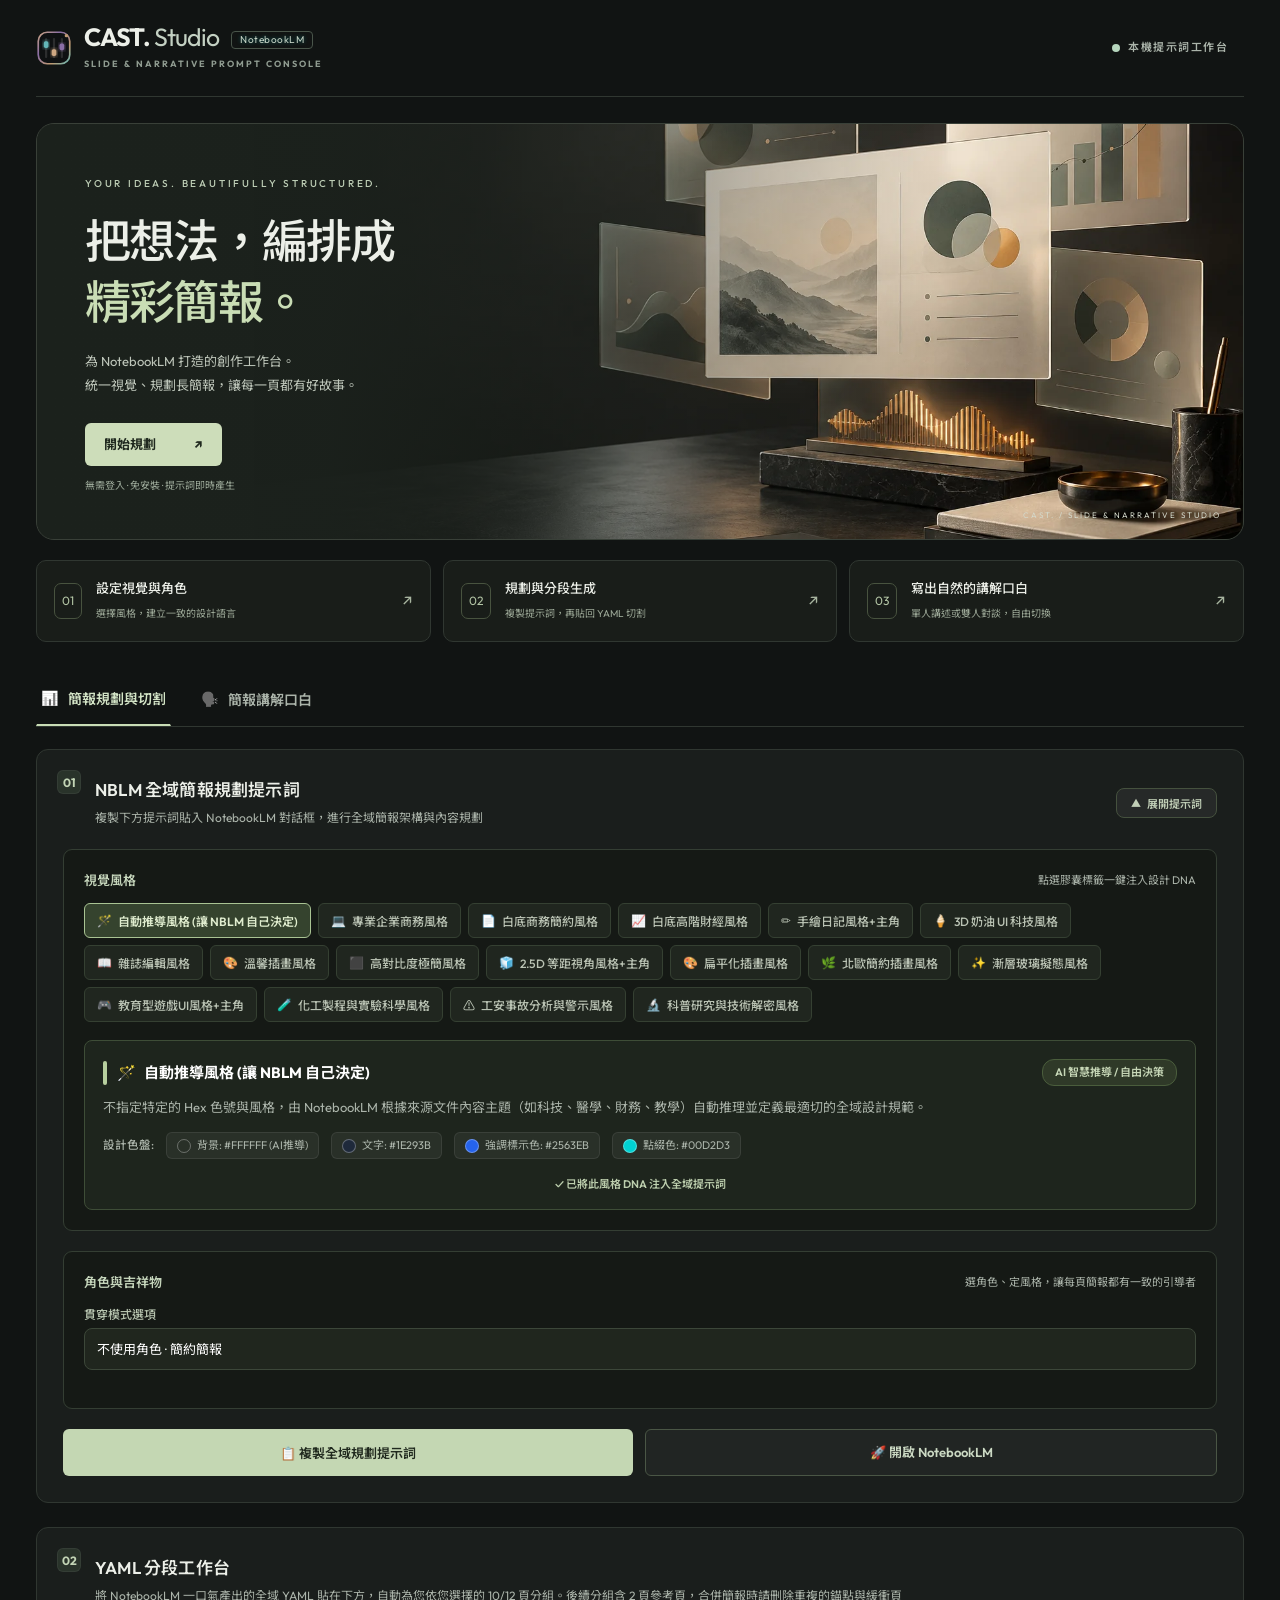
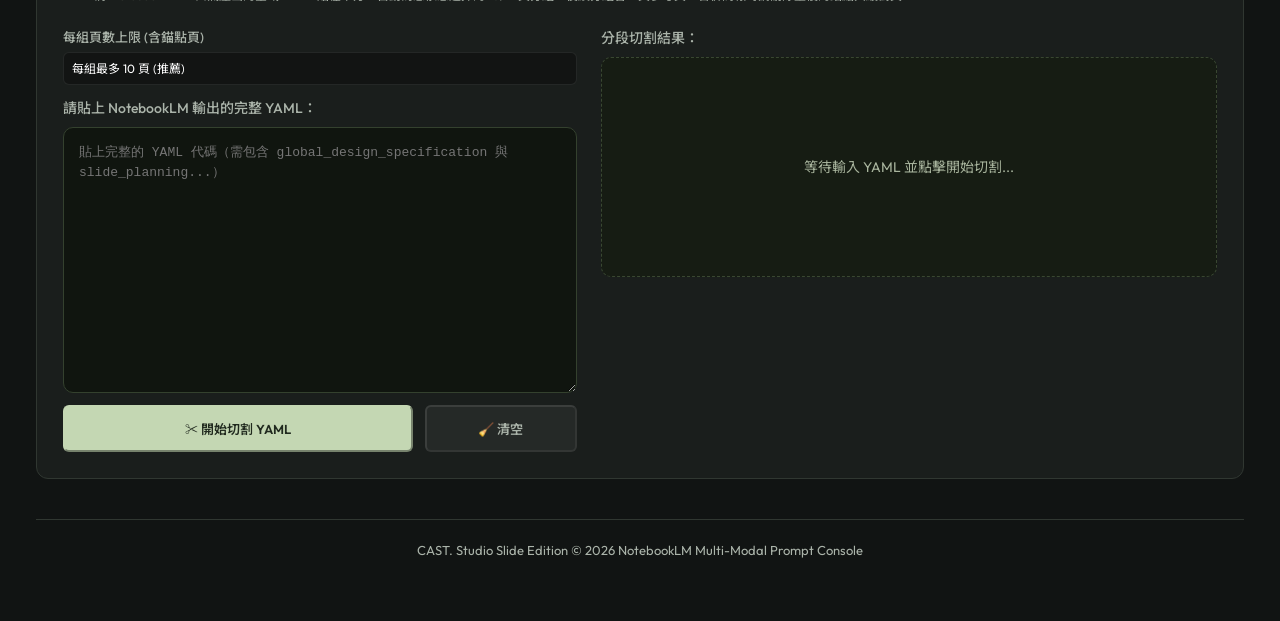
<file: index.html>
<!DOCTYPE html>
<html lang="zh-TW">
<head>
  <meta charset="UTF-8">
  <meta name="viewport" content="width=device-width, initial-scale=1.0">
  <title>CAST. Studio | NotebookLM 簡報與口白提示詞主控台</title>
  <!-- Favicon Icon -->
  <link rel="icon" type="image/x-icon" href="favicon.ico">
  <link rel="shortcut icon" type="image/x-icon" href="favicon.ico">
  <!-- Google Fonts -->
  <link rel="preconnect" href="https://fonts.googleapis.com">
  <link rel="preconnect" href="https://fonts.gstatic.com" crossorigin>
  <link href="https://fonts.googleapis.com/css2?family=Noto+Sans+TC:wght@300;400;500;700&family=Outfit:wght@300;400;600;700&display=swap" rel="stylesheet">
  <!-- Stylesheet -->
  <link rel="stylesheet" href="style.css">
  <link rel="stylesheet" href="studio.css">
</head>
<body>
  <a class="skip-link" href="#presentation-helper-workspace">跳至工作區</a>
  <div class="stars-bg"></div>
  <div class="container">
    
    <!-- HEADER -->
    <header class="header theme-ppt">
      <div class="logo-area">
        <div class="logo-icon-wrapper">
          <svg class="logo-svg" viewBox="0 0 32 32" fill="none" xmlns="http://www.w3.org/2000/svg">
            <defs>
              <linearGradient id="logo-border-grad" x1="0%" y1="0%" x2="100%" y2="100%">
                <stop offset="0%" stop-color="#ff9f43" />
                <stop offset="35%" stop-color="#a55eea" />
                <stop offset="70%" stop-color="#f0932b" />
                <stop offset="100%" stop-color="#00d2d3" />
              </linearGradient>
              <filter id="logo-glow" x="-20%" y="-20%" width="140%" height="140%">
                <feGaussianBlur stdDeviation="1.8" result="blur" />
                <feComposite in="SourceGraphic" in2="blur" operator="over" />
              </filter>
            </defs>
            <rect x="2" y="2" width="28" height="28" rx="8" stroke="url(#logo-border-grad)" stroke-width="1.5" fill="rgba(11, 15, 20, 0.6)" />
            <line x1="9" y1="8" x2="9" y2="24" stroke="rgba(255, 255, 255, 0.12)" stroke-width="2" stroke-linecap="round" />
            <line x1="16" y1="8" x2="16" y2="24" stroke="rgba(255, 255, 255, 0.12)" stroke-width="2" stroke-linecap="round" />
            <line x1="23" y1="8" x2="23" y2="24" stroke="rgba(255, 255, 255, 0.12)" stroke-width="2" stroke-linecap="round" />
            <rect x="7" y="10" width="4" height="6" rx="1.5" fill="#00d2d3" filter="url(#logo-glow)" />
            <rect x="14" y="17" width="4" height="6" rx="1.5" fill="#ff9f43" filter="url(#logo-glow)" />
            <rect x="21" y="12" width="4" height="6" rx="1.5" fill="#a55eea" filter="url(#logo-glow)" />
            <circle cx="27" cy="5" r="1.5" fill="#f0932b" />
          </svg>
        </div>
        <div class="logo-text">
          <h1>CAST. <span>Studio</span><span class="logo-badge">NotebookLM</span></h1>
          <p>SLIDE & NARRATIVE PROMPT CONSOLE</p>
        </div>
      </div>
      <div class="status-badge">
        <span class="status-dot"></span>
        <span>本機提示詞工作台</span>
      </div>
    </header>

    <section class="studio-hero" aria-labelledby="hero-title">
      <img class="hero-art" src="images/studio-hero.webp" alt="玻璃簡報卡片與金色聲波雕塑組成的深色創作工作台" width="1536" height="1024" fetchpriority="high">
      <div class="hero-copy">
        <span class="eyebrow">YOUR IDEAS. BEAUTIFULLY STRUCTURED.</span>
        <h2 id="hero-title">把想法，編排成<br><em>精彩簡報。</em></h2>
        <p>為 NotebookLM 打造的創作工作台。<br>統一視覺、規劃長簡報，讓每一頁都有好故事。</p>
        <a class="hero-cta" href="#presentation-helper-workspace" data-jump="presentation">開始規劃 <span aria-hidden="true">↗</span></a>
        <span class="hero-note">無需登入 · 免安裝 · 提示詞即時產生</span>
      </div>
      <span class="hero-caption">CAST. / SLIDE & NARRATIVE STUDIO</span>
    </section>
    <div class="workflow-strip" aria-label="製作流程">
      <a href="#presentation-helper-workspace" data-jump="presentation"><span>01</span><div><strong>設定視覺與角色</strong><small>選擇風格，建立一致的設計語言</small></div><b aria-hidden="true">↗</b></a>
      <a href="#yaml-splitter" data-jump="presentation"><span>02</span><div><strong>規劃與分段生成</strong><small>複製提示詞，再貼回 YAML 切割</small></div><b aria-hidden="true">↗</b></a>
      <a href="#slide-narrative-workspace" data-jump="narrative"><span>03</span><div><strong>寫出自然的講解口白</strong><small>單人講述或雙人對談，自由切換</small></div><b aria-hidden="true">↗</b></a>
    </div>
    <!-- TAB NAVIGATION -->
    <nav class="tab-navigation" aria-label="創作工具">
      <div class="tab-group-border" role="tablist" aria-label="工作區">
        <button id="tab-presentation" role="tab" aria-selected="true" aria-controls="presentation-helper-workspace" class="tab-btn active" data-tab="presentation-helper">
          <span class="tab-icon">📊</span>
          <span class="tab-text">簡報規劃與切割</span>
        </button>
        <button id="tab-narrative" role="tab" aria-selected="false" aria-controls="slide-narrative-workspace" tabindex="-1" class="tab-btn" data-tab="slide-narrative">
          <span class="tab-icon">🗣️</span>
          <span class="tab-text">簡報講解口白</span>
        </button>
      </div>
    </nav>

    <!-- WORKSPACE TABS CONTENT -->
    
    <!-- TAB 1: PRESENTATION HELPER WORKSPACE -->
    <div id="presentation-helper-workspace" role="tabpanel" aria-labelledby="tab-presentation" tabindex="-1" class="workspace-tab-content active">
      <div class="card card-ppt-prompt" style="margin-bottom: 24px;">
          <div class="card-num">01</div>
          <div class="card-header-flex">
            <div class="card-header-text">
              <h3>NBLM 全域簡報規劃提示詞</h3>
              <p>複製下方提示詞貼入 NotebookLM 對話框，進行全域簡報架構與內容規劃</p>
            </div>
            <button id="toggle-ppt-prompt-btn" class="toggle-collapse-btn collapsed" aria-expanded="false" aria-controls="ppt-preview">
              <span class="toggle-icon">▲</span>
              <span class="toggle-text">展開提示詞</span>
            </button>
          </div>

          <!-- Design Style Selector Component -->
          <div class="settings-section" style="margin-bottom: 20px; background: rgba(0, 0, 0, 0.25); border: 1px solid rgba(247, 37, 133, 0.3); border-radius: 12px; padding: 16px;">
            <div style="font-size: 13px; font-weight: 600; color: #f72585; margin-bottom: 12px; display: flex; align-items: center; justify-content: space-between;">
              <span style="display: flex; align-items: center; gap: 6px;">視覺風格</span>
              <span style="font-size: 11px; color: var(--text-muted); font-weight: normal;">點選膠囊標籤一鍵注入設計 DNA</span>
            </div>

            <!-- Style Chips Selector Bar -->
            <div id="design-style-chips" class="style-chips-container">
              <!-- Dynamically populated by JS -->
            </div>

            <!-- Active Design Style Details Card -->
            <div id="design-style-active-card" class="design-style-card">
              <!-- Dynamically populated by JS -->
            </div>
          </div>

          <!-- Combined Mascot Continuity Injector Section -->
          <div class="settings-section mascot-section" style="margin-bottom: 20px; background: rgba(0, 0, 0, 0.25); border: 1px solid rgba(165, 94, 234, 0.3); border-radius: 12px; padding: 16px;">
            <div style="font-size: 13px; font-weight: 600; color: #a55eea; margin-bottom: 12px; display: flex; align-items: center; justify-content: space-between;">
              <span style="display: flex; align-items: center; gap: 6px;">角色與吉祥物</span>
              <span style="font-size: 11px; color: var(--text-muted); font-weight: normal;">選角色、定風格，讓每頁簡報都有一致的引導者</span>
            </div>

            <div class="mascot-controls">
              <!-- Mascot Mode Selector -->
              <div class="form-col">
                <label for="tab1-mascot-mode" style="font-size: 12px; color: #e0b0ff;">貫穿模式選項</label>
                <select id="tab1-mascot-mode" style="background: rgba(0,0,0,0.5); border: 1px solid rgba(165, 94, 234, 0.4); color: white; padding: 8px 12px; border-radius: 8px; width: 100%; font-size: 13px;">
                  <option value="none" selected>不使用角色 · 簡約簡報</option>
                  <option value="single">單主角 · 故事引導</option>
                  <option value="dual">雙主角 · 主持與協作</option>
                </select>
              </div>

              <!-- Single Mascot Role Selector -->
              <div class="form-col" id="tab1-single-mascot-col" style="display: none;">
                <label for="tab1-mascot-role" style="font-size: 12px; color: #e0b0ff;">選取主角角色</label>
                <select id="tab1-mascot-role" style="background: rgba(0,0,0,0.5); border: 1px solid rgba(165, 94, 234, 0.4); color: white; padding: 8px 12px; border-radius: 8px; width: 100%; font-size: 13px;">
                  <option value="男性 Q版工程師" selected>👨‍💻 男性 Q版工程師</option>
                  <option value="女性 Q版工程師">👩‍💻 女性 Q版工程師</option>
                  <option value="男性 Q版商業顧問/PM">💼 男性 Q版商業顧問/PM</option>
                  <option value="女性 Q版商業顧問/PM">👩‍💼 女性 Q版商業顧問/PM</option>
                  <option value="男性 Q版科普講師">🎓 男性 Q版科普講師</option>
                  <option value="女性 Q版科普講師">🎓‍♀️ 女性 Q版科普講師</option>
                  <option value="可愛 AI 浮空機器人">🤖 可愛 AI 浮空機器人</option>
                </select>
              </div>

              <!-- Dual Mascot Role Selectors -->
              <div class="form-col" id="tab1-dual-mascot-col-a" style="display: none;">
                <label for="tab1-mascot-role-a" style="font-size: 12px; color: #00d2d3;">主角 A (引導/主持人)</label>
                <select id="tab1-mascot-role-a" style="background: rgba(0,0,0,0.5); border: 1px solid rgba(0, 210, 211, 0.4); color: white; padding: 8px 12px; border-radius: 8px; width: 100%; font-size: 13px;">
                  <option value="男性 Q版工程師" selected>👨‍💻 男性 Q版工程師</option>
                  <option value="女性 Q版工程師">👩‍💻 女性 Q版工程師</option>
                  <option value="男性 Q版商業顧問/PM">💼 男性 Q版商業顧問/PM</option>
                  <option value="女性 Q版商業顧問/PM">👩‍💼 女性 Q版商業顧問/PM</option>
                  <option value="男性 Q版科普講師">🎓 男性 Q版科普講師</option>
                  <option value="女性 Q版科普講師">🎓‍♀️ 女性 Q版科普講師</option>
                  <option value="可愛 AI 浮空機器人">🤖 可愛 AI 浮空機器人</option>
                </select>
              </div>

              <div class="form-col" id="tab1-dual-mascot-col-b" style="display: none;">
                <label for="tab1-mascot-role-b" style="font-size: 12px; color: #ffbe76;">主角 B (解答/協同者)</label>
                <select id="tab1-mascot-role-b" style="background: rgba(0,0,0,0.5); border: 1px solid rgba(255, 190, 118, 0.4); color: white; padding: 8px 12px; border-radius: 8px; width: 100%; font-size: 13px;">
                  <option value="女性 Q版商業顧問/PM" selected>👩‍💼 女性 Q版商業顧問/PM</option>
                  <option value="男性 Q版工程師">👨‍💻 男性 Q版工程師</option>
                  <option value="女性 Q版工程師">👩‍💻 女性 Q版工程師</option>
                  <option value="男性 Q版商業顧問/PM">💼 男性 Q版商業顧問/PM</option>
                  <option value="男性 Q版科普講師">🎓 男性 Q版科普講師</option>
                  <option value="女性 Q版科普講師">🎓‍♀️ 女性 Q版科普講師</option>
                  <option value="可愛 AI 浮空機器人">🤖 可愛 AI 浮空機器人</option>
                </select>
              </div>

              <!-- Mascot Drawing Style -->
              <div class="form-col" id="tab1-mascot-style-col">
                <label for="tab1-mascot-style" style="font-size: 12px; color: #e0b0ff;">生圖繪製風格</label>
                <select id="tab1-mascot-style" style="background: rgba(0,0,0,0.5); border: 1px solid rgba(165, 94, 234, 0.4); color: white; padding: 8px 12px; border-radius: 8px; width: 100%; font-size: 13px;">
                  <option value="2.5D 3D Isometric 立體卡片去背風" selected>🧊 2.5D 3D Isometric 立體卡片去背風</option>
                  <option value="3D Q版柔光微縮模型風">🧸 3D Q版柔光微縮模型風</option>
                  <option value="扁平簡約質感幾何風">📐 扁平簡約質感幾何風</option>
                  <option value="溫馨手繪水彩風格">🎨 溫馨手繪水彩風格</option>
                </select>
              </div>
            </div>

            <div id="mascot-library" hidden>
              <div class="mascot-library-heading">
                <div><strong>角色庫</strong><span>13 位引導夥伴，點選即可套用</span></div>
                <div id="mascot-targets" class="mascot-targets" role="group" aria-label="選擇要設定的角色" hidden>
                  <button type="button" data-target="a" aria-pressed="true">設定主角 A</button>
                  <button type="button" data-target="b" aria-pressed="false">設定主角 B</button>
                </div>
              </div>
              <div id="mascot-role-cards" class="mascot-role-cards" role="group" aria-label="角色庫"></div>
            </div>
            <div id="tab1-mascot-preview-box" class="mascot-preview" style="display: none;">
              <div id="mascot-cast" class="mascot-cast" aria-label="已選角色"></div>
              <div class="mascot-preview-copy" aria-live="polite" aria-atomic="true">
                <span class="mascot-applied">✓ 已套用至全域提示詞</span>
                <h4 id="tab1-mascot-title"></h4>
                <p id="tab1-mascot-desc"></p>
                <p id="mascot-selection-note" class="mascot-selection-note"></p>
              </div>
              <div class="mascot-style-sample">
                <img id="tab1-mascot-img" src="images/male_engineer_watercolor.png" alt="繪圖風格參考，非所選角色成品">
                <span>繪圖風格參考<br><small id="mascot-style-label"></small></span>
              </div>
              <button type="button" id="tab1-copy-mascot-prompt-btn" class="action-btn copy-btn">
                <span class="btn-text">📋 複製角色生圖提示詞</span>
              </button>
            </div>
          </div>

          <div id="ppt-preview" class="prompt-preview-box collapsed" style="display: none;">
            <pre id="ppt-template-text" class="prompt-text">載入全域簡報規劃提示詞中...</pre>
          </div>
          
          <div class="ppt-actions">
            <button id="copy-ppt-btn" class="action-btn copy-btn">
              <span class="btn-text">📋 複製全域規劃提示詞</span>
            </button>
            <a href="https://notebooklm.google.com/" target="_blank" rel="noopener noreferrer" class="action-btn link-btn">
              <span>🚀 開啟 NotebookLM</span>
            </a>
          </div>
        </div>

      <!-- Card 2: YAML Splitter -->
      <div id="yaml-splitter" class="card card-yaml-splitter">
        <div class="card-num" style="background: linear-gradient(135deg, #a55eea, #c8d6e5); box-shadow: 0 0 10px rgba(165, 94, 234, 0.4);">02</div>
        <div class="card-header-text">
          <h3>YAML 分段工作台</h3>
          <p>將 NotebookLM 一口氣產出的全域 YAML 貼在下方，自動為您依您選擇的 10/12 頁分組。後續分組含 2 頁參考頁，合併簡報時請刪除重複的錨點與緩衝頁</p>
        </div>
        
        <div class="splitter-workspace">
          <div class="splitter-input-area">
            <div class="form-row" style="margin-bottom: 12px; display: flex; gap: 14px; align-items: center;">
              <div class="form-col" style="flex: 1;">
                <label for="ppt-split-limit" style="margin-bottom: 4px; font-size: 13px; color: var(--text-muted);">每組頁數上限 (含錨點頁)</label>
                <select id="ppt-split-limit" style="width: 100%; padding: 8px; border-radius: 6px; background: rgba(0,0,0,0.3); border: 1px solid rgba(255,255,255,0.08); color: white;">
                  <option value="10" selected>每組最多 10 頁 (推薦)</option>
                  <option value="12">每組最多 12 頁</option>
                </select>
              </div>
            </div>
            <label for="ppt-yaml-input">請貼上 NotebookLM 輸出的完整 YAML：</label>
            <textarea id="ppt-yaml-input" placeholder="貼上完整的 YAML 代碼（需包含 global_design_specification 與 slide_planning...）" rows="12"></textarea>
            <div class="splitter-actions" style="display: flex; gap: 12px; margin-top: 12px;">
              <button id="ppt-split-btn" class="action-btn" style="flex: 3;">
                <span>✂️ 開始切割 YAML</span>
              </button>
              <button id="ppt-clear-btn" class="action-btn" style="flex: 1; background: rgba(255, 255, 255, 0.05); border-color: rgba(255, 255, 255, 0.1); color: var(--text-muted);">
                <span>🧹 清空</span>
              </button>
            </div>
          </div>
          
          <div class="splitter-output-area">
            <label>分段切割結果：</label>
            <div id="yaml-split-results" role="status" aria-live="polite" class="split-results-placeholder">
              等待輸入 YAML 並點擊開始切割...
            </div>
          </div>
        </div>
      </div>
    </div>

    <!-- TAB 2: SLIDE NARRATIVE WORKSPACE -->
    <div id="slide-narrative-workspace" role="tabpanel" aria-labelledby="tab-narrative" tabindex="-1" hidden class="workspace-tab-content">
      <div class="main-grid">
        
        <!-- LEFT PANEL: PARAMETERS -->
        <section class="panel-left">
          
          <!-- 01 Slide Topic -->
          <div class="card card-topic">
            <div class="card-num" style="background: linear-gradient(135deg, #f0932b, #ffbe76); box-shadow: 0 0 10px rgba(240, 147, 43, 0.4);">01</div>
            <div class="card-header-text">
              <h3>簡報主題與名稱</h3>
              <p>設定簡報的主題或點擊下方快速標籤</p>
            </div>
            
            <div class="input-group">
              <input type="text" id="narrative-topic-input" placeholder="例如：離心式轉動設備機械振動分析、公司年度營運報告..." autocomplete="off">
            </div>
            
            <div class="tags-container">
              <span class="tag-pill narrative-tag-pill" data-tag="科普教學">🎓 科普教學</span>
              <span class="tag-pill narrative-tag-pill" data-tag="工業技術">⚙️ 工業技術</span>
              <span class="tag-pill narrative-tag-pill" data-tag="商業簡報">📊 商業簡報</span>
              <span class="tag-pill narrative-tag-pill" data-tag="理財分享">📈 理財分享</span>
              <span class="tag-pill narrative-tag-pill" data-tag="產品介紹">📦 產品介紹</span>
              <span class="tag-pill narrative-tag-pill" data-tag="法規宣導">⚖️ 法規宣導</span>
              <span class="tag-pill narrative-tag-pill" data-tag="人生智慧">🧘 人生智慧</span>
            </div>
          </div>

          <!-- 02 Presenter Role -->
          <div class="card card-narrative-role">
            <div class="card-num" style="background: linear-gradient(135deg, #f0932b, #ffbe76); box-shadow: 0 0 10px rgba(240, 147, 43, 0.4);">02</div>
            <div class="card-header-text">
              <h3>發言模式與角色專業人設</h3>
              <p>選擇單人獨白或雙人對談模式，並設定講解者的角色背景</p>
            </div>

            <!-- Speech Mode Selector Toggle -->
            <div class="speech-mode-selector">
              <button type="button" class="speech-mode-btn active" id="mode-single-btn" data-mode="single">
                <span>👤 單人獨白模式</span>
              </button>
              <button type="button" class="speech-mode-btn" id="mode-dialogue-btn" data-mode="dialogue">
                <span>🎙️ 雙人對談模式 (A: Host & B: Guest)</span>
              </button>
            </div>
            
            <!-- Single Mode Controls -->
            <div id="single-role-container">
              <div class="form-row">
                <div class="form-col">
                  <label>角色職位 / 稱謂 (Role)</label>
                  <select id="narrative-role-select">
                    <option value="技術專家 (工程師/科學家)" selected>技術專家 (工程師/科學家)</option>
                    <option value="通識科普講師">通識科普講師</option>
                    <option value="資深產品經理 (PM)">資深產品經理 (PM)</option>
                    <option value="理財與投資顧問">理財與投資顧問</option>
                    <option value="說故事大師 / 歷史說書人">說故事大師 / 歷史說書人</option>
                    <option value="法規監察與合規官">法規監察與合規官</option>
                    <option value="心靈導師 / 人生教練">心靈導師 / 人生教練</option>
                    <option value="自訂人設">自訂人設 (於下方手動輸入)</option>
                  </select>
                </div>
              </div>
              <div class="form-row">
                <div class="form-col">
                  <label>自訂角色名稱 (若選自訂人設)</label>
                  <input type="text" id="narrative-role-custom" placeholder="例如：資深法務顧問、行銷總監" value="">
                </div>
              </div>
              <div class="form-row">
                <div class="form-col">
                  <label>專業背景經歷 (Experience)</label>
                  <input type="text" id="narrative-background-input" placeholder="例如：擁有數十年現場操作經驗、擅長以幽默方式轉譯專業知識" value="擁有豐富的現場實操與理論分析經驗">
                </div>
              </div>
            </div>

            <!-- Dual Dialogue Mode Controls (Hidden by default) -->
            <div id="dialogue-role-container" class="dual-roles-container" style="display: none;">
              <!-- Role A: Host -->
              <div class="role-box-card role-a">
                <div class="role-box-header">
                  <span>🔷 角色 A (主講人 / Host)</span>
                  <span class="badge-tag">A: 發言標籤</span>
                </div>
                <div class="form-row">
                  <div class="form-col">
                    <label>角色稱謂 / 職位 (Host Role)</label>
                    <input type="text" id="dialogue-role-a-title" placeholder="例如：節目主持人 / 資深廣播主持" value="節目主持人 (Host A)">
                  </div>
                </div>
                <div class="form-row">
                  <div class="form-col">
                    <label>主持特色與任務 (Host Task)</label>
                    <input type="text" id="dialogue-role-a-bg" placeholder="例如：負責開場、引導議題討論、代表聽眾提問與轉場" value="負責開場、引導議題討論、提問與聽眾視角穿針引線">
                  </div>
                </div>
              </div>

              <!-- Role B: Guest -->
              <div class="role-box-card role-b">
                <div class="role-box-header">
                  <span>💜 角色 B (對談者 / Guest)</span>
                  <span class="badge-tag">B: 發言標籤</span>
                </div>
                <div class="form-row">
                  <div class="form-col">
                    <label>角色稱謂 / 職位 (Guest Role)</label>
                    <input type="text" id="dialogue-role-b-title" placeholder="例如：資深理財專家 / 技術總監" value="特邀領域專家 (Guest B)">
                  </div>
                </div>
                <div class="form-row">
                  <div class="form-col">
                    <label>專業背景與優勢 (Guest Background)</label>
                    <input type="text" id="dialogue-role-b-bg" placeholder="例如：擁有 20 年實務經歷，能以白話深入剖析專業議題" value="擁有 15 年產業與技術實務權威經驗，負責權威精闢解答">
                  </div>
                </div>
              </div>
            </div>

          </div>

          <!-- 03 Tone & Length -->
          <div class="card card-narrative-tone">
            <div class="card-num" style="background: linear-gradient(135deg, #f0932b, #ffbe76); box-shadow: 0 0 10px rgba(240, 147, 43, 0.4);">03</div>
            <div class="card-header-text">
              <h3>口語調性與字數限制</h3>
              <p>調整講解時的說話口吻與每一頁投影片的口白字數</p>
            </div>
            
            <div class="form-row">
              <div class="form-col">
                <label>講解口白調性 (Tone)</label>
                <select id="narrative-tone-select">
                  <option value="專業嚴謹、邏輯清晰、用語精確" selected>專業嚴謹 - 邏輯清晰、用語精確</option>
                  <option value="生動風趣、通俗易懂、善用日常比喻">生動風趣 - 通俗易懂、善用日常比喻</option>
                  <option value="故事引導、引人入勝、情感豐富">故事引導 - 引人入勝、情感豐富</option>
                  <option value="白話易懂、循序漸進、適合初學者">白話易懂 - 循序漸進、適合初學者</option>
                  <option value="具說服力、直擊痛點、極具商業氣場">具說服力 - 直擊痛點、極具商業氣場</option>
                  <option value="穩重客觀、條理分明、強調合規與預防">穩重防範 - 穩重客觀、條理分明、強調合規與預防</option>
                  <option value="溫和謙遜、睿智溫暖、啟發心靈與感悟">溫暖啟發 - 溫和謙遜、睿智溫暖、啟發心靈與感悟</option>
                </select>
              </div>
              <div class="form-col">
                <label>單頁口白字數限制 (Length)</label>
                <select id="narrative-length-select">
                  <option value="150字以內 (極簡精煉，約30秒解說)">150字以內 (極簡精煉)</option>
                  <option value="50-300字 (結構適中，約0.5-2分鐘解說)" selected>50-300字 (結構適中)</option>
                  <option value="300-500字 (詳細解說，包含背景推導)">300-500字 (詳細解說)</option>
                </select>
              </div>
            </div>
          </div>

          <!-- 04 Structure & Directives -->
          <div class="card card-narrative-guidelines">
            <div class="card-num" style="background: linear-gradient(135deg, #f0932b, #ffbe76); box-shadow: 0 0 10px rgba(240, 147, 43, 0.4);">04</div>
            <div class="card-header-text">
              <h3>輸出結構與客製微調</h3>
              <p>設定腳本的排版結構與特定微調要求</p>
            </div>
            
            <div class="form-row">
              <div class="form-col">
                <label>口白輸出結構 (Structure)</label>
                <select id="narrative-structure-select">
                  <option value="逐頁解說 + 轉場引導 (包含上一頁到下一頁的口語轉接句)" selected>逐頁解說 + 轉場引導</option>
                  <option value="雙人對話逐頁解說 (A: 主持人 + B: 來賓對談，符合自動匯入規範)">雙人對話逐頁解說 (A: 主持人 + B: 來賓對談)</option>
                  <option value="逐頁解說 + 重點整理 (標示每頁主題與 3 個重點項目)">逐頁解說 + 重點整理</option>
                  <option value="純口白逐字稿 (無多餘標題標記，適合錄音直接朗讀)">純口白逐字稿</option>
                </select>
              </div>
            </div>
            <div class="form-row">
              <div class="form-col">
                <label>客製微調指令 / 特定要求 (Directives)</label>
                <textarea id="narrative-directives-input" rows="3" placeholder="例如：針對公式推導頁加強步驟解說；或要求語氣更加幽默親切、口白自然切入勿提到頁碼。"></textarea>
              </div>
            </div>
          </div>

          <!-- Dialogue Guidelines Quick Reference -->
          <div class="guideline-ref-box">
            <h4>📖 雙人對話腳本自動匯入與格式規範速查</h4>
            <p>本系統產出的雙人對講提示詞完全符合「影片製作工坊」100% 自動匯入與配音規範：</p>
            <div class="guideline-tag-list">
              <span class="guideline-tag-item">角色 A 標籤：A: 或 A： (最推薦)</span>
              <span class="guideline-tag-item">角色 B 標籤：B: 或 B： (最推薦)</span>
              <span class="guideline-tag-item">書寫格式：換行分段 (推薦) / 單行連續</span>
              <span class="guideline-tag-item">TTS 防崩潰：無括號/無引號/避開諧音字</span>
            </div>
          </div>

        </section>

        <!-- RIGHT PANEL: PRESETS & MONITOR -->
        <section class="panel-right">
          
          <!-- Presets -->
          <div class="card card-presets">
            <div class="presets-header">
              <span class="preset-icon" style="color: #f0932b; filter: drop-shadow(0 0 5px rgba(240, 147, 43, 0.3));">🗣️</span>
              <h3>口白規劃預設模板 · NARRATIVE PRESETS</h3>
            </div>
            
            <div class="preset-section">
              <span class="preset-section-title">SLIDE NARRATIVE PRESETS</span>
              <div class="presets-grid presets-grid-single">
                <button class="preset-btn" id="narrative-preset-technical" style="border-left: 3px solid #f0932b;">
                  <span class="btn-icon" style="color: #f0932b;">⚙️</span>
                  <div class="btn-info">
                    <span class="btn-title">工業技術培訓簡報口白 (專業嚴謹)</span>
                    <span class="btn-subtitle">技術專家 + 專業嚴謹 ➔ 聚焦操作要領與轉場引導</span>
                  </div>
                </button>
                <button class="preset-btn" id="narrative-preset-science" style="border-left: 3px solid #f0932b;">
                  <span class="btn-icon" style="color: #f0932b;">🎓</span>
                  <div class="btn-info">
                    <span class="btn-title">科普教育教學簡報口白 (生動風趣)</span>
                    <span class="btn-subtitle">通識講師 + 生動風趣 ➔ 用日常比喻吸引學員</span>
                  </div>
                </button>
                <button class="preset-btn" id="narrative-preset-business" style="border-left: 3px solid #f0932b;">
                  <span class="btn-icon" style="color: #f0932b;">📊</span>
                  <div class="btn-info">
                    <span class="btn-title">產品推廣商業簡報口白 (犀利說服)</span>
                    <span class="btn-subtitle">產品經理 + 犀利說服 ➔ 聚焦市場痛點與價值傳遞</span>
                  </div>
                </button>
                <button class="preset-btn" id="narrative-preset-law" style="border-left: 3px solid #f0932b;">
                  <span class="btn-icon" style="color: #f0932b;">⚖️</span>
                  <div class="btn-info">
                    <span class="btn-title">企業合規法規宣導簡報口白 (穩重防範)</span>
                    <span class="btn-subtitle">合規官 + 穩重客觀 ➔ 強調風險防範與合規重要性</span>
                  </div>
                </button>
                <button class="preset-btn" id="narrative-preset-wisdom" style="border-left: 3px solid #f0932b;">
                  <span class="btn-icon" style="color: #f0932b;">🧘</span>
                  <div class="btn-info">
                    <span class="btn-title">人生智慧哲理分享簡報口白 (溫暖啟發)</span>
                    <span class="btn-subtitle">心靈導師 + 溫暖啟發 ➔ 啟迪思維與引導心靈感悟</span>
                  </div>
                </button>

                <!-- Dual Dialogue Presets -->
                <button class="preset-btn" id="narrative-preset-dialogue-finance" style="border-left: 3px solid #a55eea;">
                  <span class="btn-icon" style="color: #a55eea;">🎙️</span>
                  <div class="btn-info">
                    <span class="btn-title">雙人理財對談簡報口白 (A: 主持人 + B: 專家)</span>
                    <span class="btn-subtitle">主持人提問引導 + 理財專家權威解說 (A:/B: 格式)</span>
                  </div>
                </button>
                <button class="preset-btn" id="narrative-preset-dialogue-tech" style="border-left: 3px solid #00d2d3;">
                  <span class="btn-icon" style="color: #00d2d3;">⚙️</span>
                  <div class="btn-info">
                    <span class="btn-title">雙人技術專訪簡報口白 (A: PM + B: 架構師)</span>
                    <span class="btn-subtitle">PM 提問痛點 + 架構師說明工程方案 (A:/B: 格式)</span>
                  </div>
                </button>
                <button class="preset-btn" id="narrative-preset-dialogue-wisdom" style="border-left: 3px solid #ffbe76;">
                  <span class="btn-icon" style="color: #ffbe76;">🧘</span>
                  <div class="btn-info">
                    <span class="btn-title">雙人生智慧哲理對談簡報口白 (A: 對談主持 + B: 心靈導師)</span>
                    <span class="btn-subtitle">主持人反思提問 + 人生導師睿智引導 (A:/B: 格式)</span>
                  </div>
                </button>
              </div>
            </div>
          </div>

          <!-- Monitor -->
          <div class="card card-monitor">
            <div class="monitor-header">
              <div class="monitor-status">
                <span class="pulse-dot" style="background-color: #f0932b; box-shadow: 0 0 8px #f0932b;"></span>
                <h3>簡報講解口白指令輸出 · MONITOR</h3>
              </div>
            </div>
            
            <div class="monitor-area">
              <pre id="narrative-prompt-output" class="prompt-text">填好設定，即可在此監控生成的簡報講解口白指令...</pre>
            </div>
            
            <div class="monitor-actions">
              <button id="copy-narrative-btn" class="action-btn copy-btn copy-btn-gold">
                <span class="btn-text">📋 複製簡報口白指令</span>
              </button>
              <a href="https://notebooklm.google.com/" target="_blank" rel="noopener noreferrer" class="action-btn link-btn">
                <span>🚀 開啟 NotebookLM</span>
              </a>
            </div>
          </div>

        </section>
        
      </div>
    </div>

    <!-- FOOTER -->
    <footer class="footer" style="text-align: center; margin-top: 40px; padding: 20px 0; color: var(--text-muted); font-size: 13px; border-top: 1px solid var(--panel-border);">
      <p>CAST. Studio Slide Edition &copy; 2026 NotebookLM Multi-Modal Prompt Console</p>
    </footer>

  </div>

  <!-- JavaScript -->
  <script src="yaml-splitter.js"></script>
  <script src="app.js"></script>
</body>
</html>
</file>
<file: style.css>
/* ==========================================================================
   CAST. v2 PROMPT CONSOLE DESIGN SYSTEM - SLIDE & NARRATIVE EDITION
   ========================================================================== */

/* Global Reset & Base Variables */
:root {
  --bg-color: #0b0f14;
  --panel-bg: rgba(22, 28, 36, 0.5);
  --panel-border: rgba(255, 255, 255, 0.06);
  --panel-border-focus: rgba(255, 255, 255, 0.15);
  
  /* Typography Colors */
  --text-main: #f3f4f6;
  --text-muted: #9ca3af;
  --text-dark: #6b7280;
  
  /* Dual-Channel Neon Accents */
  --channel-a-color: #ff9f43;
  --channel-a-gradient: linear-gradient(135deg, #ff9f43, #ff6b6b);
  --channel-a-glow: rgba(255, 159, 67, 0.25);
  
  --channel-b-color: #00d2d3;
  --channel-b-gradient: linear-gradient(135deg, #00d2d3, #00dec9);
  --channel-b-glow: rgba(0, 210, 211, 0.25);
  
  --accent-purple: #a55eea;
  --accent-purple-glow: rgba(165, 94, 234, 0.3);
  
  /* UI Glows */
  --glow-green: rgba(39, 174, 96, 0.4);
}

* {
  box-sizing: border-box;
  margin: 0;
  padding: 0;
}

body {
  font-family: 'Outfit', 'Noto Sans TC', system-ui, -apple-system, sans-serif;
  background-color: var(--bg-color);
  color: var(--text-main);
  line-height: 1.6;
  overflow-x: hidden;
  position: relative;
  min-height: 100vh;
}

/* Background Grids & Elements */
.stars-bg {
  position: fixed;
  top: 0;
  left: 0;
  width: 100%;
  height: 100%;
  z-index: -1;
  background-image: 
    linear-gradient(rgba(18, 24, 32, 0.95), rgba(11, 15, 20, 0.98)),
    radial-gradient(circle at 10% 20%, rgba(255, 159, 67, 0.03) 0%, transparent 40%),
    radial-gradient(circle at 90% 80%, rgba(0, 210, 211, 0.03) 0%, transparent 40%);
  background-size: cover;
}

.stars-bg::before {
  content: "";
  position: absolute;
  top: 0;
  left: 0;
  width: 100%;
  height: 100%;
  background-image: linear-gradient(rgba(255, 255, 255, 0.02) 1px, transparent 1px),
                    linear-gradient(90deg, rgba(255, 255, 255, 0.02) 1px, transparent 1px);
  background-size: 40px 40px;
}

/* Container */
.container {
  max-width: 1440px;
  margin: 0 auto;
  padding: 24px;
}

/* ==========================================================================
   HEADER SECTION
   ========================================================================== */
.header {
  display: flex;
  justify-content: space-between;
  align-items: center;
  padding: 24px;
  background: var(--panel-bg);
  border: 1px solid var(--panel-border);
  border-radius: 16px;
  backdrop-filter: blur(12px);
  margin-bottom: 24px;
  box-shadow: 0 8px 32px 0 rgba(0, 0, 0, 0.2);
  transition: border-color 0.4s cubic-bezier(0.4, 0, 0.2, 1), box-shadow 0.4s cubic-bezier(0.4, 0, 0.2, 1);
}

.header.theme-ppt {
  border-color: rgba(0, 210, 211, 0.25);
  box-shadow: 0 8px 32px 0 rgba(0, 0, 0, 0.2), 0 0 15px rgba(0, 210, 211, 0.1);
}

.header.theme-narrative {
  border-color: rgba(240, 147, 43, 0.25);
  box-shadow: 0 8px 32px 0 rgba(0, 0, 0, 0.2), 0 0 15px rgba(240, 147, 43, 0.15);
}

.logo-area {
  display: flex;
  align-items: center;
  gap: 16px;
}

.logo-icon-wrapper {
  display: flex;
  align-items: center;
  justify-content: center;
  width: 42px;
  height: 42px;
  filter: drop-shadow(0 0 6px rgba(255, 255, 255, 0.15));
  transition: transform 0.3s cubic-bezier(0.4, 0, 0.2, 1);
}

.logo-icon-wrapper:hover {
  transform: scale(1.05) rotate(3deg);
}

.logo-svg {
  width: 100%;
  height: 100%;
  display: block;
}

.logo-text h1 {
  font-family: 'Outfit', sans-serif;
  font-size: 26px;
  font-weight: 700;
  letter-spacing: 2px;
  line-height: 1;
}

.logo-text h1 span {
  color: var(--channel-a-color);
  font-size: 16px;
  vertical-align: super;
  background: var(--channel-a-gradient);
  -webkit-background-clip: text;
  -webkit-text-fill-color: transparent;
}

.logo-badge {
  display: inline-block;
  font-family: 'Outfit', sans-serif;
  font-size: 9px;
  font-weight: 700;
  letter-spacing: 0.5px;
  color: #00d2d3;
  border: 1px solid rgba(0, 210, 211, 0.3);
  background: rgba(0, 210, 211, 0.08);
  padding: 2px 6px;
  border-radius: 4px;
  margin-left: 10px;
  vertical-align: super;
  text-shadow: 0 0 4px rgba(0, 210, 211, 0.4);
}

.logo-text p {
  font-size: 9px;
  letter-spacing: 4px;
  color: var(--text-dark);
  font-weight: 700;
  margin-top: 4px;
}

.header-tagline {
  text-align: center;
}

.header-tagline h2 {
  font-size: 20px;
  font-weight: 500;
  letter-spacing: 1px;
}

.header-tagline p {
  font-size: 13px;
  color: var(--text-muted);
  margin-top: 2px;
}

.status-badge {
  display: flex;
  align-items: center;
  gap: 8px;
  background: rgba(255, 255, 255, 0.03);
  border: 1px solid rgba(255, 255, 255, 0.05);
  padding: 8px 16px;
  border-radius: 20px;
  font-size: 11px;
  font-weight: 600;
  letter-spacing: 1.5px;
}

.status-dot {
  width: 8px;
  height: 8px;
  background-color: #2ec4b6;
  border-radius: 50%;
  box-shadow: 0 0 10px #2ec4b6;
  animation: pulse 2s infinite;
}

/* ==========================================================================
   MAIN GRID & CORE PANELS
   ========================================================================== */
.main-grid {
  display: grid;
  grid-template-columns: 1.25fr 1fr;
  gap: 24px;
}

.panel-left, .panel-right {
  display: flex;
  flex-direction: column;
  gap: 24px;
}

/* Glassmorphic Card */
.card {
  position: relative;
  background: var(--panel-bg);
  border: 1px solid var(--panel-border);
  border-radius: 16px;
  padding: 24px;
  backdrop-filter: blur(12px);
  box-shadow: 0 8px 32px 0 rgba(0, 0, 0, 0.15);
  transition: all 0.3s ease;
}

.card:hover {
  border-color: var(--panel-border-focus);
  box-shadow: 0 12px 40px 0 rgba(0, 0, 0, 0.25);
}

/* Card Badge Number */
.card-num {
  position: absolute;
  top: 20px;
  left: 20px;
  font-family: 'Outfit', sans-serif;
  font-size: 12px;
  font-weight: 700;
  color: var(--text-dark);
  background: rgba(255, 255, 255, 0.03);
  width: 24px;
  height: 24px;
  border-radius: 50%;
  display: flex;
  align-items: center;
  justify-content: center;
  border: 1px solid rgba(255, 255, 255, 0.05);
}

.card-header-text {
  margin-left: 32px;
  margin-bottom: 20px;
}

.card-header-text h3 {
  font-size: 16px;
  font-weight: 600;
  letter-spacing: 0.5px;
}

.card-header-text p {
  font-size: 12px;
  color: var(--text-muted);
}

/* INPUTS & FORM CONTROLS */
.input-group input {
  width: 100%;
  background: rgba(0, 0, 0, 0.25);
  border: 1px solid var(--panel-border);
  border-radius: 10px;
  padding: 14px 16px;
  color: var(--text-main);
  font-size: 14px;
  outline: none;
  font-family: inherit;
  transition: all 0.3s ease;
}

.input-group input:focus {
  border-color: rgba(255, 255, 255, 0.2);
  background: rgba(0, 0, 0, 0.4);
  box-shadow: 0 0 15px rgba(255, 255, 255, 0.05);
}

.tags-container {
  display: flex;
  flex-wrap: wrap;
  gap: 8px;
  margin-top: 14px;
}

.tag-pill {
  font-size: 12px;
  background: rgba(255, 255, 255, 0.03);
  border: 1px solid rgba(255, 255, 255, 0.05);
  padding: 6px 12px;
  border-radius: 20px;
  cursor: pointer;
  transition: all 0.2s ease;
  user-select: none;
}

.tag-pill:hover {
  background: rgba(255, 255, 255, 0.08);
  border-color: rgba(255, 255, 255, 0.15);
}

.form-row {
  display: flex;
  gap: 10px;
  margin-bottom: 10px;
}

.form-col {
  display: flex;
  flex-direction: column;
  flex: 1;
}

.form-col label {
  font-size: 11px;
  color: var(--text-muted);
  margin-bottom: 4px;
  font-weight: 500;
}

.form-col input, .form-col select, .form-col textarea {
  background: rgba(0, 0, 0, 0.3);
  border: 1px solid rgba(255, 255, 255, 0.06);
  border-radius: 8px;
  padding: 8px 12px;
  color: var(--text-main);
  font-size: 12px;
  outline: none;
  font-family: inherit;
  transition: all 0.2s ease;
}

.form-col input:focus, .form-col select:focus, .form-col textarea:focus {
  border-color: rgba(255, 255, 255, 0.15);
  background: rgba(0, 0, 0, 0.45);
}

.form-col select {
  cursor: pointer;
  appearance: none;
  background-image: url("data:image/svg+xml;utf8,<svg fill='white' height='24' viewBox='0 0 24 24' width='24' xmlns='http://www.w3.org/2000/svg'><path d='M7 10l5 5 5-5z'/><path d='M0 0h24v24H0z' fill='none'/></svg>");
  background-repeat: no-repeat;
  background-position: right 8px center;
  background-size: 16px;
  padding-right: 24px;
}

.form-col textarea {
  resize: vertical;
}

/* ==========================================================================
   PRESETS & MONITOR (RIGHT PANEL)
   ========================================================================== */
.card-presets {
  display: flex;
  flex-direction: column;
  gap: 16px;
}

.presets-header {
  display: flex;
  align-items: center;
  gap: 8px;
}

.presets-header h3 {
  font-size: 15px;
  font-weight: 700;
  letter-spacing: 1px;
}

.preset-section {
  display: flex;
  flex-direction: column;
  gap: 8px;
}

.preset-section-title {
  font-size: 10px;
  font-weight: 700;
  color: var(--text-dark);
  letter-spacing: 2px;
}

.presets-grid-single {
  display: grid;
  grid-template-columns: 1fr;
  gap: 10px;
}

.preset-btn {
  display: flex;
  align-items: center;
  gap: 12px;
  background: rgba(255, 255, 255, 0.02);
  border: 1px solid rgba(255, 255, 255, 0.04);
  border-radius: 12px;
  padding: 12px 14px;
  cursor: pointer;
  text-align: left;
  transition: all 0.25s cubic-bezier(0.4, 0, 0.2, 1);
  color: var(--text-main);
  outline: none;
}

.preset-btn:hover {
  background: rgba(255, 255, 255, 0.06);
  border-color: rgba(255, 255, 255, 0.12);
  transform: translateY(-1px);
}

.btn-icon {
  font-size: 20px;
  background: rgba(0, 0, 0, 0.2);
  width: 36px;
  height: 36px;
  display: flex;
  align-items: center;
  justify-content: center;
  border-radius: 8px;
  border: 1px solid rgba(255, 255, 255, 0.04);
  flex-shrink: 0;
}

.btn-info {
  display: flex;
  flex-direction: column;
}

.btn-title {
  font-size: 13px;
  font-weight: 600;
}

.btn-subtitle {
  font-size: 9px;
  color: var(--text-muted);
}

.card-monitor {
  display: flex;
  flex-direction: column;
  flex-grow: 1;
}

.monitor-header {
  border-bottom: 1px solid rgba(255, 255, 255, 0.05);
  padding-bottom: 12px;
  margin-bottom: 16px;
}

.monitor-status {
  display: flex;
  align-items: center;
  gap: 10px;
}

.monitor-status h3 {
  font-size: 14px;
  font-weight: 700;
  letter-spacing: 1px;
}

.pulse-dot {
  width: 6px;
  height: 6px;
  background-color: var(--channel-a-color);
  border-radius: 50%;
  box-shadow: 0 0 8px var(--channel-a-color);
  animation: pulse 1.5s infinite;
}

.monitor-area {
  background: rgba(0, 0, 0, 0.4);
  border: 1px solid rgba(255, 255, 255, 0.05);
  border-radius: 12px;
  padding: 16px;
  overflow-y: auto;
  max-height: 480px;
  min-height: 280px;
  flex-grow: 1;
  font-family: 'Courier New', Courier, monospace;
}

.prompt-text {
  font-size: 12px;
  color: #c9d1d9;
  white-space: pre-wrap;
  word-break: break-all;
  line-height: 1.5;
}

.monitor-actions {
  display: flex;
  gap: 14px;
  margin-top: 16px;
}

.action-btn {
  display: flex;
  align-items: center;
  justify-content: center;
  gap: 8px;
  padding: 12px 24px;
  border-radius: 10px;
  font-size: 13px;
  font-weight: 600;
  cursor: pointer;
  transition: all 0.25s cubic-bezier(0.4, 0, 0.2, 1);
  text-decoration: none;
  outline: none;
  flex: 1;
}

.copy-btn {
  background: var(--channel-a-gradient);
  border: none;
  color: #ffffff;
  box-shadow: 0 4px 15px rgba(255, 107, 107, 0.2);
}

.copy-btn:hover {
  transform: translateY(-1.5px);
  box-shadow: 0 6px 20px rgba(255, 107, 107, 0.35);
}

.copy-btn:active {
  transform: translateY(0);
}

.link-btn {
  background: rgba(255, 255, 255, 0.03);
  border: 1px solid rgba(255, 255, 255, 0.08);
  color: var(--text-main);
}

.link-btn:hover {
  background: rgba(255, 255, 255, 0.08);
  border-color: rgba(255, 255, 255, 0.15);
  transform: translateY(-1.5px);
}

.copy-btn.success {
  background: linear-gradient(135deg, #2ecc71, #27ae60);
  box-shadow: 0 4px 15px var(--glow-green);
}

/* ==========================================================================
   TAB NAVIGATION STYLING
   ========================================================================== */
.tab-navigation {
  display: flex;
  align-items: center;
  gap: 12px;
  margin-bottom: 24px;
  background: rgba(0, 0, 0, 0.25);
  padding: 6px;
  border-radius: 12px;
  border: 1px solid var(--panel-border);
  align-self: flex-start;
  width: fit-content;
}

.tab-group-border {
  display: flex;
  align-items: center;
  gap: 8px;
  border: 1.5px solid rgba(255, 255, 255, 0.12);
  background: rgba(255, 255, 255, 0.02);
  padding: 3px;
  border-radius: 10px;
  box-shadow: inset 0 0 6px rgba(0, 0, 0, 0.2);
}

.tab-btn {
  display: flex;
  align-items: center;
  gap: 10px;
  background: transparent;
  border: 1px solid transparent;
  padding: 10px 20px;
  border-radius: 8px;
  color: var(--text-muted);
  font-family: inherit;
  font-size: 14px;
  font-weight: 600;
  cursor: pointer;
  transition: all 0.25s cubic-bezier(0.4, 0, 0.2, 1);
  outline: none;
}

.tab-btn:hover {
  color: var(--text-main);
  background: rgba(255, 255, 255, 0.03);
}

.tab-btn.active {
  background: var(--channel-b-gradient);
  border-color: var(--channel-b-color);
  color: #ffffff;
  box-shadow: 0 0 12px var(--channel-b-glow);
}

.tab-btn[data-tab="slide-narrative"].active {
  background: linear-gradient(135deg, #f0932b, #ffbe76);
  border-color: #f0932b;
  color: #ffffff;
  box-shadow: 0 0 12px rgba(240, 147, 43, 0.35);
}

.tab-icon {
  font-size: 16px;
}

.workspace-tab-content {
  display: none;
}

.workspace-tab-content.active {
  display: block;
}

/* PRESENTATION HELPER WORKSPACE */
.presentation-grid {
  display: grid;
  grid-template-columns: 1.25fr 1fr;
  gap: 24px;
  align-items: start;
}

.card-ppt-prompt {
  display: flex;
  flex-direction: column;
}

.card-header-flex {
  display: flex;
  justify-content: space-between;
  align-items: center;
  margin-bottom: 20px;
}

.card-header-flex .card-header-text {
  margin-bottom: 0;
  margin-left: 32px;
}

.toggle-collapse-btn {
  background: rgba(255, 255, 255, 0.05);
  border: 1px solid rgba(255, 255, 255, 0.08);
  color: var(--text-muted);
  border-radius: 8px;
  padding: 6px 14px;
  font-size: 12px;
  font-weight: 600;
  cursor: pointer;
  display: flex;
  align-items: center;
  gap: 6px;
  transition: all 0.25s cubic-bezier(0.4, 0, 0.2, 1);
  user-select: none;
  white-space: nowrap;
}

.toggle-collapse-btn:hover {
  background: rgba(255, 255, 255, 0.1);
  border-color: rgba(255, 255, 255, 0.15);
  color: var(--text-main);
  transform: translateY(-1px);
}

.toggle-collapse-btn:active {
  transform: translateY(0);
}

.toggle-collapse-btn .toggle-icon {
  display: inline-block;
  transition: transform 0.3s cubic-bezier(0.4, 0, 0.2, 1);
  font-size: 10px;
}

.prompt-preview-box {
  background: rgba(0, 0, 0, 0.4);
  border: 1px solid rgba(255, 255, 255, 0.05);
  border-radius: 12px;
  padding: 18px;
  overflow-y: auto;
  min-height: 380px;
  max-height: 520px;
  flex-grow: 1;
  font-family: 'Courier New', Courier, monospace;
  margin-bottom: 20px;
  transition: all 0.35s cubic-bezier(0.4, 0, 0.2, 1);
  opacity: 1;
}

.prompt-preview-box.collapsed {
  display: none !important;
  min-height: 0 !important;
  max-height: 0 !important;
  padding-top: 0 !important;
  padding-bottom: 0 !important;
  margin-bottom: 0 !important;
  border-color: transparent !important;
  opacity: 0 !important;
  overflow: hidden !important;
  pointer-events: none !important;
}

.ppt-actions {
  display: flex;
  gap: 14px;
}



/* Slide Narrative Workspace Theme Extensions */
.preset-btn[id^="narrative-preset-"].active {
  background: rgba(240, 147, 43, 0.08);
  border-color: #f0932b;
  box-shadow: 0 0 12px rgba(240, 147, 43, 0.25);
}
.preset-btn[id^="narrative-preset-"].active .btn-icon {
  border-color: #f0932b;
  color: #f0932b;
}

.narrative-tag-pill.active {
  background: rgba(240, 147, 43, 0.15);
  border-color: #f0932b;
  color: #ffb300;
  box-shadow: 0 0 10px rgba(240, 147, 43, 0.2);
}

.copy-btn-gold.success {
  background: linear-gradient(135deg, #27ae60, #2ecc71) !important;
  border-color: #27ae60 !important;
  box-shadow: 0 0 15px rgba(39, 174, 96, 0.4) !important;
}

/* YAML SPLITTER WORKSPACE */
.splitter-workspace {
  display: grid;
  grid-template-columns: 1fr 1.2fr;
  gap: 24px;
  margin-top: 15px;
}

.splitter-input-area, .splitter-output-area {
  display: flex;
  flex-direction: column;
}

.splitter-input-area label, .splitter-output-area label {
  font-size: 14px;
  color: var(--text-muted);
  margin-bottom: 8px;
  font-weight: 500;
}

#ppt-yaml-input {
  background: rgba(0, 0, 0, 0.4);
  border: 1px solid rgba(255, 255, 255, 0.08);
  border-radius: 10px;
  padding: 15px;
  color: #ffffff;
  font-family: 'Courier New', Courier, monospace;
  font-size: 13px;
  resize: vertical;
  line-height: 1.5;
  transition: border-color 0.2s ease;
}

#ppt-yaml-input:focus {
  outline: none;
  border-color: var(--channel-b-color);
  box-shadow: 0 0 8px var(--channel-b-glow);
}

.split-results-placeholder {
  background: rgba(0, 0, 0, 0.2);
  border: 1px dashed rgba(255, 255, 255, 0.08);
  border-radius: 10px;
  padding: 30px;
  display: flex;
  align-items: center;
  justify-content: center;
  color: var(--text-muted);
  font-size: 14px;
  min-height: 300px;
  text-align: center;
}

.split-part-card {
  background: rgba(255, 255, 255, 0.02);
  border: 1px solid rgba(255, 255, 255, 0.06);
  border-radius: 10px;
  padding: 15px;
  margin-bottom: 15px;
  display: flex;
  flex-direction: column;
  transition: all 0.2s ease;
}

.split-part-card:hover {
  background: rgba(255, 255, 255, 0.04);
  border-color: rgba(165, 94, 234, 0.3);
}

.split-part-header {
  display: flex;
  justify-content: space-between;
  align-items: center;
  margin-bottom: 10px;
}

.split-part-title {
  font-size: 14px;
  font-weight: 600;
  color: #ffffff;
  display: flex;
  align-items: center;
  gap: 8px;
}

.split-part-badge {
  background: rgba(165, 94, 234, 0.15);
  border: 1px solid rgba(165, 94, 234, 0.3);
  color: #e0b0ff;
  border-radius: 4px;
  padding: 2px 8px;
  font-size: 11px;
  font-weight: 600;
}

.split-part-textarea {
  background: rgba(0, 0, 0, 0.3);
  border: 1px solid rgba(255, 255, 255, 0.05);
  border-radius: 6px;
  padding: 10px;
  color: #dddddd;
  font-family: 'Courier New', Courier, monospace;
  font-size: 12px;
  height: 140px;
  resize: vertical;
  margin-bottom: 8px;
}

.split-part-textarea:focus {
  outline: none;
}

/* Keyframe Animations */
@keyframes pulse {
  0% {
    transform: scale(0.95);
    opacity: 0.5;
  }
  50% {
    transform: scale(1.1);
    opacity: 1;
  }
  100% {
    transform: scale(0.95);
    opacity: 0.5;
  }
}

/* Custom Scrollbar */
::-webkit-scrollbar {
  width: 6px;
  height: 6px;
}

::-webkit-scrollbar-track {
  background: rgba(0, 0, 0, 0.1);
}

::-webkit-scrollbar-thumb {
  background: rgba(255, 255, 255, 0.06);
  border-radius: 4px;
}

::-webkit-scrollbar-thumb:hover {
  background: rgba(255, 255, 255, 0.15);
}

/* Responsive Breakpoints */
@media (max-width: 1120px) {
  .main-grid, .presentation-grid {
    grid-template-columns: 1fr;
  }
}

@media (max-width: 1024px) {
  .splitter-workspace {
    grid-template-columns: 1fr;
  }
}

@media (max-width: 768px) {
  .header {
    flex-direction: column;
    text-align: center;
    gap: 16px;
  }
  .presets-grid-single {
    grid-template-columns: 1fr;
  }
  .ppt-actions {
    flex-direction: column;
  }
  .container {
    padding: 12px;
  }
}

/* ==========================================================================
   DUAL-PERSON DIALOGUE & SPEAKER ROLE EXTENSIONS
   ========================================================================== */
.speech-mode-selector {
  display: flex;
  gap: 10px;
  background: rgba(0, 0, 0, 0.3);
  padding: 6px;
  border-radius: 10px;
  border: 1px solid rgba(255, 255, 255, 0.08);
  margin-bottom: 16px;
}

.speech-mode-btn {
  flex: 1;
  display: flex;
  align-items: center;
  justify-content: center;
  gap: 8px;
  padding: 10px 14px;
  background: transparent;
  border: 1px solid transparent;
  border-radius: 8px;
  color: var(--text-muted);
  font-size: 14px;
  font-weight: 500;
  cursor: pointer;
  transition: all 0.25s ease;
}

.speech-mode-btn:hover {
  color: var(--text-main);
  background: rgba(255, 255, 255, 0.04);
}

.speech-mode-btn.active {
  background: linear-gradient(135deg, rgba(240, 147, 43, 0.2), rgba(255, 159, 67, 0.1));
  border-color: #f0932b;
  color: #ffbe76;
  box-shadow: 0 0 12px rgba(240, 147, 43, 0.2);
}

.speech-mode-btn.active.dialogue-active {
  background: linear-gradient(135deg, rgba(165, 94, 234, 0.2), rgba(0, 210, 211, 0.15));
  border-color: #a55eea;
  color: #e0b0ff;
  box-shadow: 0 0 12px rgba(165, 94, 234, 0.25);
}

.dual-roles-container {
  display: flex;
  flex-direction: column;
  gap: 16px;
  margin-top: 12px;
}

.role-box-card {
  border-radius: 10px;
  padding: 14px;
  border: 1px solid rgba(255, 255, 255, 0.08);
  transition: all 0.3s ease;
}

.role-box-card.role-a {
  background: rgba(255, 159, 67, 0.04);
  border-color: rgba(255, 159, 67, 0.25);
}

.role-box-card.role-a:hover {
  border-color: rgba(255, 159, 67, 0.4);
  box-shadow: 0 0 10px rgba(255, 159, 67, 0.1);
}

.role-box-card.role-b {
  background: rgba(165, 94, 234, 0.04);
  border-color: rgba(165, 94, 234, 0.25);
}

.role-box-card.role-b:hover {
  border-color: rgba(165, 94, 234, 0.4);
  box-shadow: 0 0 10px rgba(165, 94, 234, 0.15);
}

.role-box-header {
  display: flex;
  align-items: center;
  gap: 8px;
  font-size: 14px;
  font-weight: 600;
  margin-bottom: 10px;
}

.role-box-card.role-a .role-box-header {
  color: var(--channel-a-color);
}

.role-box-card.role-b .role-box-header {
  color: #e0b0ff;
}

.badge-tag {
  display: inline-block;
  padding: 2px 8px;
  border-radius: 4px;
  font-size: 11px;
  font-weight: 700;
  letter-spacing: 0.5px;
}

.role-a .badge-tag {
  background: rgba(255, 159, 67, 0.2);
  color: #ffbe76;
}

.role-b .badge-tag {
  background: rgba(165, 94, 234, 0.2);
  color: #e0b0ff;
}

/* Guideline Reference Card */
.guideline-ref-box {
  background: rgba(0, 0, 0, 0.25);
  border: 1px solid rgba(255, 255, 255, 0.06);
  border-radius: 10px;
  padding: 14px;
  margin-top: 16px;
  font-size: 12px;
  color: var(--text-muted);
}

.guideline-ref-box h4 {
  font-size: 13px;
  color: #ffffff;
  margin-bottom: 8px;
  display: flex;
  align-items: center;
  gap: 6px;
}

.guideline-tag-list {
  display: flex;
  flex-wrap: wrap;
  gap: 8px;
  margin-top: 6px;
}

.guideline-tag-item {
  background: rgba(255, 255, 255, 0.05);
  border: 1px solid rgba(255, 255, 255, 0.08);
  border-radius: 4px;
  padding: 3px 8px;
  font-family: 'Courier New', Courier, monospace;
  font-size: 11px;
  color: var(--text-main);
}

/* ==========================================================================
   MASCOT CONTINUITY DESIGN SYSTEM (TAB 3)
   ========================================================================== */

/* ==========================================================================
   PRESENTATION DESIGN STYLE GALLERY (CHIP SELECTOR)
   ========================================================================== */

.style-chips-container {
  display: flex;
  gap: 10px;
  flex-wrap: wrap;
  margin-bottom: 18px;
}

.style-chip-btn {
  background: rgba(255, 255, 255, 0.05);
  border: 1px solid rgba(255, 255, 255, 0.12);
  color: var(--text-muted);
  border-radius: 20px;
  padding: 7px 16px;
  font-size: 13px;
  font-weight: 500;
  cursor: pointer;
  transition: all 0.25s cubic-bezier(0.4, 0, 0.2, 1);
  display: inline-flex;
  align-items: center;
  gap: 6px;
  white-space: nowrap;
}

.style-chip-btn:hover {
  background: rgba(255, 255, 255, 0.12);
  color: #ffffff;
  border-color: rgba(255, 255, 255, 0.25);
  transform: translateY(-1px);
}

.style-chip-btn.active {
  background: linear-gradient(135deg, rgba(247, 37, 133, 0.25), rgba(165, 94, 234, 0.25));
  border: 1px solid #f72585;
  color: #ffffff;
  font-weight: 600;
  box-shadow: 0 0 16px rgba(247, 37, 133, 0.5), inset 0 0 8px rgba(247, 37, 133, 0.2);
}

.design-style-card {
  background: rgba(0, 0, 0, 0.35);
  border: 1px solid rgba(247, 37, 133, 0.4);
  border-radius: 12px;
  padding: 18px 22px;
  transition: all 0.3s ease;
}

.style-swatch-list {
  display: flex;
  gap: 12px;
  align-items: center;
  flex-wrap: wrap;
}

.style-swatch-item {
  display: flex;
  align-items: center;
  gap: 6px;
  font-size: 11px;
  color: var(--text-muted);
  background: rgba(255, 255, 255, 0.05);
  padding: 4px 10px;
  border-radius: 6px;
  border: 1px solid rgba(255, 255, 255, 0.08);
}

.swatch-color-dot {
  width: 14px;
  height: 14px;
  border-radius: 50%;
  border: 1px solid rgba(255, 255, 255, 0.3);
  display: inline-block;
}
</file>
<file: studio.css>
/* CAST Studio: quiet charcoal, sage and warm paper. */
:root {
  color-scheme: dark;
  --bg-color: #111413;
  --panel-bg: #1a1e1c;
  --panel-border: #303731;
  --panel-border-focus: #58685b;
  --text-main: #ecefe8;
  --text-muted: #abb4aa;
  --text-dark: #8f9b90;
  --channel-a-color: #d9b47f;
  --channel-a-gradient: linear-gradient(135deg, #d9b47f, #b99b72);
  --channel-b-color: #b6d6bd;
  --channel-b-gradient: linear-gradient(135deg, #c1dcc7, #a2c6ad);
  --channel-a-glow: transparent;
  --channel-b-glow: transparent;
  --accent-purple: #b6c7ba;
  --accent-purple-glow: transparent;
  --status-red: #f5a99b;
}
html { scroll-behavior: smooth; scroll-padding-top: 24px; }
body { background: var(--bg-color); }
button, input, select, textarea { font-family: inherit; }
button, a, input, select, textarea { -webkit-tap-highlight-color: transparent; }
:is(button, a, input, select, textarea):focus-visible { outline: 2px solid #d4e8b8; outline-offset: 4px; }
[hidden] { display: none !important; }
.skip-link { position: fixed; top: -80px; left: 20px; z-index: 20; padding: 12px 20px; background: #d4e8b8; color: #172019; }
.skip-link:focus { top: 10px; }
.stars-bg { display: none; }
.container { max-width: 1320px; padding: 0 36px 40px; }
.header, .header.theme-ppt, .header.theme-narrative {
  padding: 25px 0; margin-bottom: 0; border: 0; border-bottom: 1px solid var(--panel-border);
  border-radius: 0; background: transparent; box-shadow: none; backdrop-filter: none;
}
.logo-area { gap: 12px; }
.logo-text h1 { font-size: 25px; letter-spacing: -1px; }
.logo-text h1 span { font-size: 25px; vertical-align: baseline; background: none; color: #c4d1c3; -webkit-text-fill-color: currentColor; font-weight: 400; }
.logo-text h1 .logo-badge { font-size: 10px; vertical-align: middle; margin-left: 12px; padding: 3px 8px; border-color: #49554a; }
.logo-text p { font-size: 9px; letter-spacing: 2px; margin-top: 7px; }
.logo-icon-wrapper { filter: saturate(.4); width: 36px; height: 36px; }
.status-badge { background: transparent; border: none; font-size: 11px; color: var(--text-muted); }
.status-dot, .pulse-dot { background: #b6d6bd; box-shadow: none; animation: none; }
.studio-hero { position: relative; isolation: isolate; overflow: hidden; margin: 26px 0 20px; min-height: 390px; border: 1px solid #394038; border-radius: 18px; background: #222621; }
.hero-art { position: absolute; z-index: -2; right: 0; top: 0; width: 82%; height: 100%; object-fit: cover; object-position: center 48%; }
.studio-hero::before { content: ''; position: absolute; inset: 0; z-index: -1; background: linear-gradient(90deg, #1b211c 0%, #1b211cf5 24%, #1b211c80 47%, transparent 75%); }
.hero-copy { padding: 45px 48px; max-width: 610px; }
.eyebrow { color: #bcccb4; font-size: 10px; font-weight: 500; letter-spacing: 2.8px; }
.hero-copy h2 { font-size: clamp(30px, 3.6vw, 48px); letter-spacing: -1.8px; line-height: 1.32; font-weight: 500; margin: 16px 0; }
.hero-copy h2 em { color: #c9ddb5; font-style: normal; }
.hero-copy p { font-size: 13px; line-height: 1.9; color: #bec6ba; }
.hero-cta { display: inline-flex; align-items: center; gap: 38px; background: #cdddba; color: #20291f; padding: 11px 19px; border-radius: 6px; text-decoration: none; font-size: 13px; font-weight: 700; margin-top: 25px; transition: background .2s; }
.hero-cta:hover { background: #e2edcf; }
.hero-note { display: block; font-size: 10px; color: #9eab9b; margin-top: 12px; }
.hero-caption { position: absolute; bottom: 17px; right: 22px; font-size: 8px; letter-spacing: 2px; color: #d4d9cb; }
.workflow-strip { display: grid; grid-template-columns: repeat(3, 1fr); gap: 12px; margin: 0 0 32px; }
.workflow-strip a { display: flex; align-items: center; gap: 14px; padding: 17px; border: 1px solid var(--panel-border); border-radius: 10px; background: #191d19; text-decoration: none; color: var(--text-main); }
.workflow-strip a:hover { border-color: #70816a; background: #20261e; }
.workflow-strip a > span { font-size: 12px; color: #b3c5a5; border: 1px solid #48533f; padding: 7px; border-radius: 7px; }
.workflow-strip strong { font-weight: 500; font-size: 13px; display: block; }
.workflow-strip small { font-size: 10px; color: #9ca897; }
.workflow-strip b { margin-left: auto; font-weight: 400; color: #a8b5a0; }
.tab-navigation { background: transparent; border: 0; border-bottom: 1px solid var(--panel-border); padding: 0; border-radius: 0; width: 100%; margin-bottom: 22px; }
.tab-group-border { border: 0; background: transparent; box-shadow: none; padding: 0; gap: 25px; }
.tab-btn { padding: 13px 4px 16px; border-radius: 0; font-size: 14px; }
.tab-btn.active, .tab-btn[data-tab="slide-narrative"].active { background: transparent; color: #d4e5c7; border-color: transparent; border-bottom: 2px solid #c8dcb5; box-shadow: none; }
.tab-icon { filter: grayscale(1); font-size: 14px; }
.card { padding: 26px; background: var(--panel-bg); box-shadow: none; backdrop-filter: none; border-radius: 12px; }
.card:hover { box-shadow: none; }
.card-num { background: #29332a !important; color: #c2d4b5; box-shadow: none !important; border-radius: 6px; }
.card-header-text h3 { letter-spacing: .2px; font-size: 17px; }
.card-header-text p { font-size: 12px; margin-top: 4px; line-height: 1.8; }
.settings-section { background: #151915 !important; border-color: #343e33 !important; border-radius: 9px !important; padding: 20px !important; }
.settings-section > div:first-child { color: #c5d5bb !important; }
.settings-section label { color: #b9c6b1 !important; }
.settings-section select { border-color: #3c4739 !important; background: #20261e !important; }
.style-chips-container { gap: 7px; }
.style-chip-btn { border-radius: 6px; padding: 8px 12px; font-size: 12px; background: #20261f; border-color: #354032; color: #bac3b4; }
.style-chip-btn.active { background: #35432e; border-color: #a9c393; color: #e0edcf; box-shadow: none; }
.design-style-card { background: #1e251d; border-color: #3e4d37; padding: 18px; border-radius: 8px; }
.design-style-card h4 { font-size: 15px !important; }
.design-style-card > div:first-child > div > div { background: #b7cf9e !important; }
.design-style-card > div:first-child > span { background: #2f3928 !important; color: #c6d6b6 !important; border-color: #4a5d3c !important; }
.design-style-card .action-btn { background: transparent !important; color: #bdcfae !important; padding: 0 !important; font-size: 11px !important; box-shadow: none; }
.action-btn { box-shadow: none; border-radius: 6px; font-size: 13px; }
.copy-btn, #ppt-split-btn { background: #c4d7b3; color: #20291e; border-color: #c4d7b3; }
.copy-btn:hover, #ppt-split-btn:hover { background: #d9e7cd; box-shadow: none; color: #20291e; }
.copy-btn-gold { background: #d9bf99; color: #28221a; }
.link-btn { border-color: #4a5645; color: #cbd9c3; }
#tab1-copy-mascot-prompt-btn { background: #394833 !important; color: #dce8d3 !important; }
.toggle-collapse-btn { border-color: #45513e; color: #c0ceb6; font-size: 11px; }
.prompt-preview-box, .monitor-area, #ppt-yaml-input, .split-part-textarea { background: #10150f; border-color: #34412e; }
.prompt-text { color: #becdb3; font-size: 12px; line-height: 1.85; }
.split-results-placeholder { border-color: #394731; background: #161c13; min-height: 220px; color: #a9b59e; }
.error-message { color: #f5a99b; }
.split-part-card { box-shadow: none; border-color: #3c4d32; }
.split-part-title, .split-part-badge { color: #c1d3b1; }
.speech-mode-btn.active, .speech-mode-btn.active.dialogue-active { background: #35432e; border-color: #9ab484; color: #e4efda; box-shadow: none; }
.preset-btn { background: #20261e; border-left-color: #91a57e !important; }
.preset-btn:hover { background: #2a3325; }
.role-box-card.role-a, .role-box-card.role-b { background: #1d251b; border-color: #46523d; }
.form-col input, .form-col select, .form-col textarea, .input-group input { background-color: #141a12; border-color: #3e4a35; color: #e4eadd; }
.ppt-actions { gap: 12px; }
.main-grid > *, .splitter-workspace > *, .workflow-strip > *, .card-header-text { min-width: 0; }
.card-header-flex { gap: 12px; flex-wrap: wrap; }
.card-header-flex .card-header-text { flex: 1 1 260px; }
.settings-section > div:first-child { flex-wrap: wrap; gap: 8px; }
@media (min-width: 1121px) { .panel-right { position: sticky; top: 20px; align-self: start; } }
@media (max-width: 900px) {
  .container { padding: 0 20px 30px; }
  .hero-copy { padding: 35px; }
  .workflow-strip { gap: 8px; }
  .workflow-strip a { padding: 12px; gap: 10px; }
  .workflow-strip small { display: none; }
}
@media (max-width: 600px) {
  .container { padding: 0 14px 24px; }
  .header { flex-direction: row; text-align: left; padding: 20px 0; }
  .status-badge { display: none; }
  .logo-text h1 .logo-badge { margin-left: 8px; }
  .studio-hero { min-height: 400px; margin-top: 18px; }
  .hero-art { width: 100%; opacity: .45; object-position: 65% center; }
  .studio-hero::before { background: linear-gradient(90deg, #1b211cf5, #1b211c80); }
  .hero-copy { padding: 32px 25px; }
  .hero-copy h2 { font-size: 36px; }
  .eyebrow { font-size: 8px; letter-spacing: 1.4px; }
  .hero-caption { display: none; }
  .workflow-strip { grid-template-columns: 1fr; margin-bottom: 18px; }
  .workflow-strip a { padding: 12px 16px; }
  .workflow-strip small { display: block; }
  .tab-group-border { gap: 16px; }
  .tab-btn { font-size: 12px; gap: 6px; }
  .card { padding: 18px; }
  .card-num { top: 18px; left: 16px; }
  .card-header-text h3 { font-size: 15px; }
  .settings-section { padding: 14px !important; }
  .style-chip-btn { white-space: normal; text-align: left; font-size: 11px; padding: 7px 9px; }
  .design-style-card { padding: 14px; }
  .dual-roles-container { flex-direction: column; }
  .speech-mode-selector, .split-part-header { flex-wrap: wrap; }
  .style-swatch-item { max-width: 100%; overflow-wrap: anywhere; }
  .splitter-actions { flex-wrap: wrap; }
  .splitter-actions .action-btn { min-width: 110px; }
}
@media (prefers-reduced-motion: reduce) {
  html { scroll-behavior: auto; }
  *, *::before, *::after { animation: none !important; transition: none !important; }
}
/* Role library and clear separation between cast and drawing-style samples. */
.mascot-controls { display: grid; grid-template-columns: repeat(auto-fit, minmax(210px, 1fr)); gap: 14px; margin-bottom: 18px; }
.mascot-controls > * { min-width: 0; }
.mascot-section select { min-height: 42px; text-overflow: ellipsis; }
.mascot-library-heading { display: flex; align-items: center; justify-content: space-between; gap: 12px; flex-wrap: wrap; margin-bottom: 12px; }
.mascot-library-heading strong { font-size: 13px; color: #d3dfca; }
.mascot-library-heading span { font-size: 11px; color: var(--text-muted); margin-left: 12px; }
.mascot-targets { display: flex; gap: 6px; }
.mascot-targets button { background: #20261e; color: #b9c6b1; border: 1px solid #424e3d; border-radius: 6px; padding: 8px 12px; cursor: pointer; }
.mascot-targets button[aria-pressed="true"] { background: #394833; color: #e5efdb; border-color: #abc295; }
.mascot-role-cards { display: grid; grid-template-columns: repeat(auto-fill, minmax(142px, 1fr)); gap: 8px; margin-bottom: 18px; }
.mascot-role-card { position: relative; display: flex; flex-direction: column; align-items: flex-start; gap: 6px; padding: 13px; border: 1px solid #354031; border-radius: 9px; color: #e2e8dc; background: #1c221a; cursor: pointer; text-align: left; transition: border-color .15s, background .15s; }
.mascot-role-card:hover { background: #293224; border-color: #74876a; }
.mascot-role-card[aria-pressed="true"] { background: #2c3826; border-color: #b7ce9f; }
.mascot-role-icon { font-size: 26px; line-height: 1.3; }
.mascot-role-card strong { font-size: 12px; font-weight: 600; }
.mascot-role-card small { font-size: 10px; color: #aab6a3; line-height: 1.5; }
.mascot-card-check { display: none; position: absolute; right: 12px; top: 12px; color: #d3e9b9; }
.mascot-role-card[aria-pressed="true"] .mascot-card-check { display: block; }
.mascot-preview { display: flex; align-items: center; flex-wrap: wrap; gap: 18px; border-top: 1px solid #3d4936; padding-top: 18px; }
.mascot-cast { display: flex; gap: 10px; }
.mascot-cast-person { width: 106px; min-height: 110px; padding: 12px 6px; background: #252e20; border: 1px solid #414e38; border-radius: 10px; display: flex; flex-direction: column; align-items: center; justify-content: center; gap: 9px; }
.mascot-cast-person > span { font-size: 40px; }
.mascot-cast-person small { color: #d2dec8; font-size: 10px; text-align: center; }
.mascot-preview-copy { flex: 1 1 220px; min-width: 0; }
.mascot-applied { font-size: 10px; color: #bdd2a9; }
.mascot-preview-copy h4 { font-size: 14px; color: #e0e9d7; margin: 7px 0; }
.mascot-preview-copy p { font-size: 12px; color: var(--text-muted); line-height: 1.8; margin: 0; }
.mascot-preview-copy .mascot-selection-note { font-size: 10px; color: #a2b198; margin-top: 6px; }
.mascot-style-sample { display: flex; align-items: center; gap: 10px; flex: 0 1 180px; }
.mascot-style-sample img { width: 56px; height: 66px; object-fit: contain; background: #f7f7f2; border-radius: 6px; }
.mascot-style-sample span { font-size: 11px; line-height: 1.6; color: #cbd6c3; }
.mascot-style-sample small { font-size: 10px; color: #a5b29b; }
#tab1-copy-mascot-prompt-btn { flex: 0 0 auto; width: auto; padding: 11px 15px; font-size: 12px; }
@media (max-width: 600px) {
  .mascot-controls { grid-template-columns: minmax(0, 1fr); }
  .mascot-role-cards { grid-template-columns: repeat(2, minmax(0, 1fr)); }
  .mascot-library-heading span { display: block; margin: 5px 0 0; }
  .mascot-preview { gap: 14px; }
  .mascot-cast { width: 100%; }
  #tab1-copy-mascot-prompt-btn { width: 100%; justify-content: center; }
}
</file>
